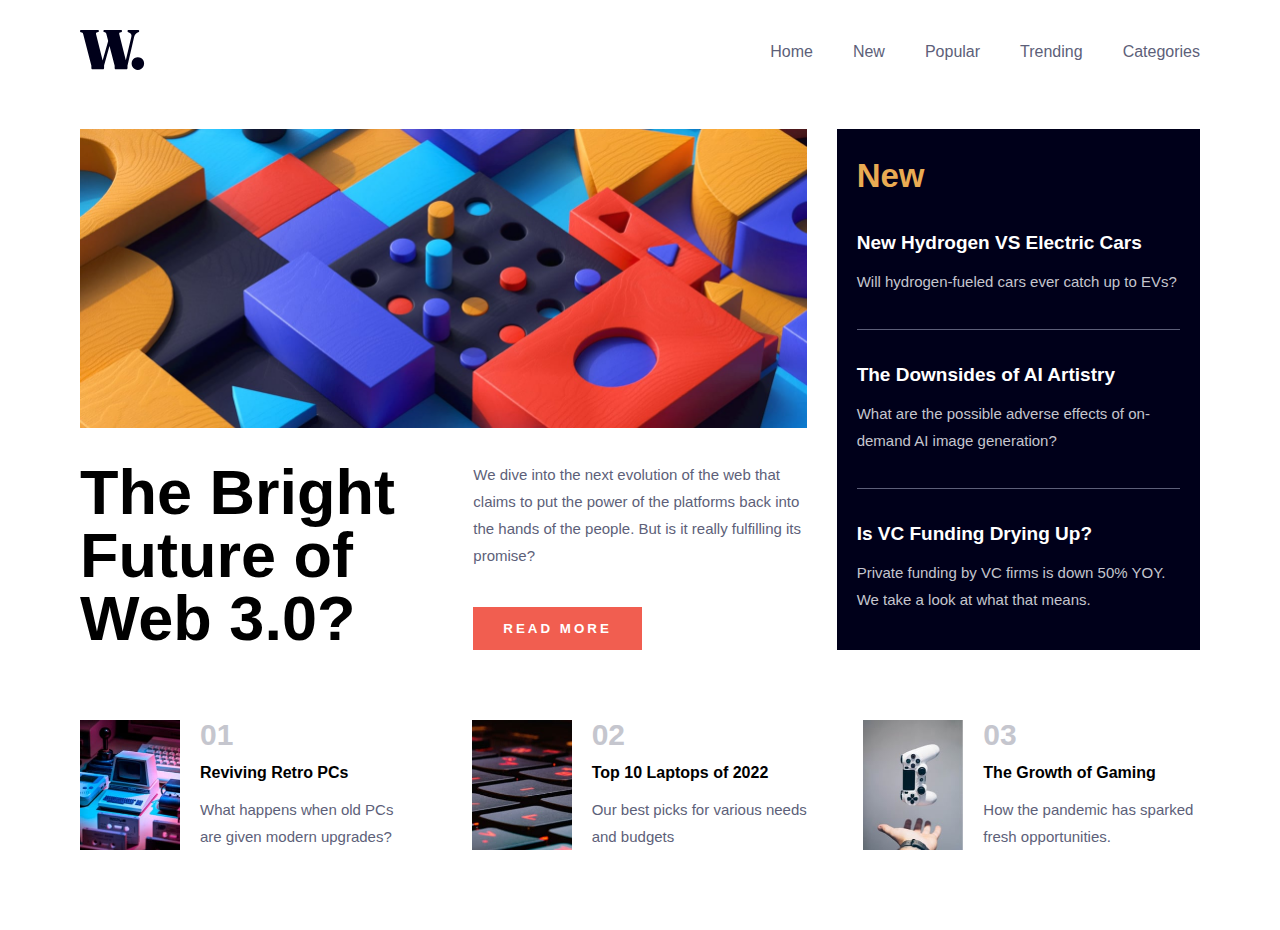
<file: src/index.html>
<!DOCTYPE html>
<html lang="en">

<head>
  <meta charset="UTF-8" />
  <meta name="viewport" content="width=device-width, initial-scale=1.0" />
  <link rel="icon" type="image/png" sizes="32x32" href="./assets/images/favicon-32x32.png" />
  <link rel="stylesheet" type="text/css" href="style.css">
  <title>Frontend Mentor | News homepage || AO SCSS && JS</title>
</head>

<body>

  <nav class="site-navigation mobile">

    <div class="site-navigation__header">

      <button class="btn btn-menu-close nav-toggle">
        <svg width="32" height="31" xmlns="http://www.w3.org/2000/svg">
          <g fill="#00001A" fill-rule="evenodd">
            <path d="m2.919.297 28.284 28.284-2.122 2.122L.797 2.419z" />
            <path d="M.797 28.581 29.081.297l2.122 2.122L2.919 30.703z" />
          </g>
        </svg>
      </button>

    </div>
    <!-- .site-navigation__header -->

    <ul class="nav-list">
      <li class="lit-item">Home</li>
      <li class="lit-item">New</li>
      <li class="lit-item">Popular</li>
      <li class="lit-item">Trending</li>
      <li class="lit-item">Categories</li>
    </ul>
    <!-- .nav-list -->
  </nav>
  <!-- .site-navigation mobile -->

  <header id="site-header">
    <div class="site-logo">
      <svg width="65" height="40" xmlns="http://www.w3.org/2000/svg">
        <path
          d="M23.016 39.2c.317 0 .574-.093.77-.28.196-.187.294-.457.294-.812v-1.82c0-.448.033-.84.098-1.176.065-.336.145-.663.238-.98l5.09-18.122 4.822 18.57c.112.384.193.682.243.895l.023.099c.047.215.07.453.07.714v1.82c0 .355.098.625.294.812.196.187.453.28.77.28h10.696c.299 0 .55-.093.756-.28.205-.187.308-.457.308-.812v-1.82c0-.373.023-.705.07-.994.047-.29.135-.677.266-1.162L54.04 7.224c.299-1.25.765-2.254 1.4-3.01.635-.756 1.363-1.311 2.184-1.666l.672-.308c.336-.168.574-.331.714-.49.14-.159.21-.369.21-.63 0-.336-.117-.607-.35-.812C58.637.103 58.287 0 57.82 0h-8.904c-.467 0-.817.103-1.05.308-.233.205-.35.476-.35.812 0 .261.06.471.182.63.121.159.313.303.574.434l.616.224c1.12.41 1.871.999 2.254 1.764s.453 1.661.21 2.688l-5.535 23.486-6.477-25.81c-.133-.58-.17-1.018-.11-1.31l.026-.104c.093-.29.317-.49.672-.602l1.232-.336c.299-.112.518-.257.658-.434a.986.986 0 0 0 .21-.63c0-.355-.112-.63-.336-.826C41.468.098 41.122 0 40.656 0H24.78c-.448 0-.789.098-1.022.294-.233.196-.35.471-.35.826 0 .224.06.415.182.574.121.159.322.294.602.406l1.176.42c.261.093.462.243.602.448.14.205.294.607.462 1.204l1.751 6.742-5.553 19.475L16.128 4.48c-.147-.49-.194-.898-.14-1.223l.028-.135c.093-.345.327-.574.7-.686l1.456-.336c.504-.168.756-.504.756-1.008 0-.336-.112-.602-.336-.798C18.368.098 18.022 0 17.556 0H1.344C.896 0 .56.098.336.294.112.49 0 .756 0 1.092c0 .224.056.434.168.63.112.196.29.35.532.462l1.232.392c.355.13.625.308.812.532.187.224.345.579.476 1.064l7.84 30.408c.112.43.191.751.238.966.047.215.07.462.07.742v1.82c0 .355.103.625.308.812.205.187.467.28.784.28h10.556Zm34.804.7c1.195 0 2.263-.29 3.206-.868a6.338 6.338 0 0 0 2.24-2.338c.55-.98.826-2.04.826-3.178 0-1.157-.275-2.212-.826-3.164a6.325 6.325 0 0 0-2.24-2.282c-.943-.57-2.011-.854-3.206-.854-1.157 0-2.207.285-3.15.854a6.325 6.325 0 0 0-2.24 2.282c-.55.952-.826 2.007-.826 3.164 0 1.139.275 2.198.826 3.178.55.98 1.297 1.76 2.24 2.338.943.579 1.993.868 3.15.868Z"
          fill="#00001A" />
      </svg>
    </div>
    <!-- .site-logo -->

    <button class="btn btn-menu nav-toggle">
      <svg width="40" height="17" xmlns="http://www.w3.org/2000/svg">
        <g fill="#00001A" fill-rule="evenodd">
          <path d="M0 0h40v3H0zM0 7h40v3H0zM0 14h40v3H0z" />
          <path d="M0 0h40v3H0z" />
        </g>
      </svg>
    </button>

    <nav class="site-navigation desktop">

      <ul class="nav-list">
        <li class="list-item">Home</li>
        <li class="list-item">New</li>
        <li class="list-item">Popular</li>
        <li class="list-item">Trending</li>
        <li class="list-item">Categories</li>
      </ul>
      <!-- .nav-list -->
    </nav>
    <!-- .site-navigaiton-->

  </header>
  <!-- #site-header -->

  <main id="main">

    <div class="showcase">
      <picture>
        <source srcset="assets/images/image-web-3-desktop.jpg" media="(min-width: 650px)">
        <img src="assets/images/image-web-3-mobile.jpg" alt="showcase image" loading="lazy" decoding="async">
      </picture>
      <div class="showcase__content">
        <h1 class="showcase__title">The Bright Future of Web 3.0?</h1>
        <p class="showcase_description">
          We dive into the next evolution of the web that claims to put the
          power of the platforms back into the hands of the people. But is it
          really fulfilling its promise?
        </p>
        <button class="btn btn-primary showcase__link">Read more</button>
      </div>
    </div>
    <!-- .showcase-->

    <div class="news">

      <h2 class="news__title">New</h2>

      <div class="item">
        <h3 class="item__title">New Hydrogen VS Electric Cars</h3>
        <p class="item__description">
          Will hydrogen-fueled cars ever catch up to EVs?
        </p>
      </div>
      <!-- Item -->

      <div class="item">
        <h3 class="item__title">The Downsides of AI Artistry</h3>
        <p class="item__description">
          What are the possible adverse effects of on-demand AI image
          generation?
        </p>
      </div>
      <!-- .item -->

      <div class="item">
        <h3 class="item__title">Is VC Funding Drying Up?</h3>
        <p class="item__description">
          Private funding by VC firms is down 50% YOY. We take a look at what
          that means.
        </p>
      </div>
      <!-- .item -->

    </div>
    <!-- .news -->

    <div class="topics">

      <div class="item">
        <img src="assets/images/image-retro-pcs.jpg" alt="image" class="item__img" width="100" height="126" />
        <div class="item__content">
          <h2 class="item__number">01</h2>
          <h3 class="item__title">Reviving Retro PCs</h3>
          <p class="item__description">
            What happens when old PCs are given modern upgrades?
          </p>
        </div>
      </div>
      <!-- .item -->

      <div class="item">
        <img src="assets/images/image-top-laptops.jpg" alt="" class="item__img" width="100" height="126" / />
        <div class="item__content">
          <h2 class="item__number">02</h2>
          <h3 class="item__title">Top 10 Laptops of 2022</h3>
          <p class="item__description">
            Our best picks for various needs and budgets
          </p>
        </div>
      </div>
      <!-- .item -->

      <div class="item">
        <img src="assets/images/image-gaming-growth.jpg" alt="image" class="item__img" width="100" height="126" / />
        <div class="item__content">
          <h2 class="item__number">03</h2>
          <h3 class="item__title">The Growth of Gaming</h3>
          <p class="item__description">
            How the pandemic has sparked fresh opportunities.
          </p>
        </div>
      </div>
      <!-- .item -->

    </div>
    <!-- .topics-->

  </main>
  <!-- #main -->

  <script type="module" src="index.js"></script>

</body>

</html>
</file>
<file: src/style.css>
:root{--font_primary: "Inter", sans-serif;--clr_red: hsl(5, 85%, 63%);--clr_orange: hsl(35, 77%, 62%);--clr_white_100: #ffffff;--clr_white_200: hsl(36, 100%, 99%);--clr_grey_100: hsl(233, 8%, 79%);--clr_grey_200: hsl(236, 13%, 42%);--clr_grey_300: hsl(240, 100%, 5%)}html,body,div,span,applet,object,iframe,h1,h2,h3,h4,h5,h6,p,blockquote,pre,a,abbr,acronym,address,big,cite,code,del,dfn,em,img,ins,kbd,q,s,samp,small,strike,strong,sub,sup,tt,var,b,u,i,center,dl,dt,dd,ol,ul,li,fieldset,form,label,legend,table,caption,tbody,tfoot,thead,tr,th,td,article,aside,canvas,details,embed,figure,figcaption,footer,header,hgroup,menu,nav,output,ruby,section,summary,time,mark,audio,video{margin:0;padding:0;border:0;font-size:100%;font:inherit;vertical-align:baseline}article,aside,details,figcaption,figure,footer,header,hgroup,menu,nav,section{display:block}body{line-height:1}ol,ul{list-style:none}blockquote,q{quotes:none}blockquote:before,blockquote:after,q:before,q:after{content:"";content:none}table{border-collapse:collapse;border-spacing:0}ul{list-style:none}html,body{overflow-x:hidden}body{position:relative;font-family:var(--font_primary);padding-block:30px 80px}@media(min-width: 1300px){body{height:100vh;display:grid;place-content:center;padding-block:0}}img{max-inline-size:100%;block-size:auto}a,li{cursor:pointer}p{color:var(--clr_grey_200);line-height:1.8;font-size:15px}.item__title{cursor:pointer}button,.btn{background-color:rgba(0,0,0,0);border:0;outline:0;cursor:pointer;margin:0;padding:0;display:grid;place-items:center;width:fit-content;height:fit-content}.btn-primary{background-color:var(--clr_red);padding-block:14px;padding-inline:30px;color:#fff;text-transform:uppercase;font-weight:700;letter-spacing:3px;transition:background-color .5s ease}@media(hover: hover){.btn-primary:hover{background-color:var(--clr_grey_300)}}.site-navigation.mobile{position:absolute;top:0;right:0;left:auto;bottom:0;width:70vw;padding-block:35px 0;background-color:#fff;display:grid;grid-template-rows:155px 1fr;grid-template-columns:85%;justify-content:center;transform:translateX(100%);transition:transform .5s ease}.site-navigation.mobile.active{transform:translateX(0)}.site-navigation.desktop{display:none}.site-navigation .site-navigation__header{display:flex;align-items:flex-start;justify-content:end}.site-navigation .nav-list{display:flex;flex-direction:column;row-gap:38px;column-gap:40px;font-size:22px;color:var(--clr_grey_200)}.site-navigation .list-item{transition:color .3s ease}@media(hover: hover){.site-navigation .list-item:hover{color:var(--clr_red)}}@media(min-width: 1024px){.site-navigation.mobile{display:none}.site-navigation.desktop{display:block}.site-navigation .nav-list{flex-direction:row;font-size:1rem}}.showcase{grid-area:promote;display:flex;flex-direction:column;row-gap:30px}.showcase .showcase__content{display:flex;flex-direction:column;row-gap:30px}.showcase h1.showcase__title{font-size:clamp(50px,3.125rem + (1vw - 3.75px)*1.5758,63px);min-height:0vw;font-weight:800}@media(min-width: 1024px){.showcase .showcase__content{display:grid;grid-template-columns:1fr 1fr;column-gap:60px}.showcase .showcase__content h1{grid-column:1/2;grid-row:1/3}.showcase .showcase__content button{grid-column-start:2;align-self:flex-end}}.news{grid-area:lastNews;background-color:var(--clr_grey_300);color:#fff;display:flex;flex-direction:column;row-gap:35px;padding-block:30px;padding-inline:20px}.news .news__title{font-size:33px;font-weight:700;color:var(--clr_orange);margin-bottom:6px}.news .item:not(:last-child){padding-bottom:34px;border-bottom:1px solid var(--clr_grey_200)}.news .item__title{font-size:19px;font-weight:700;margin-bottom:16px;transition:color .3s ease}@media(hover: hover){.news .item__title:hover{color:var(--clr_orange)}}.news .item__description{color:var(--clr_grey_100)}.topics{grid-area:topArticle;display:flex;align-items:center;column-gap:55px;row-gap:32px;flex-wrap:wrap}.topics .item{flex-grow:1;flex-basis:330px;display:flex;column-gap:20px}.topics .item__content{display:flex;flex-direction:column;row-gap:15px}.topics .item__number{color:var(--clr_grey_100);font-size:30px;font-weight:700}.topics .item__title{font-weight:800;transition:color .3s ease}@media(hover: hover){.topics .item__title:hover{color:var(--clr_red)}}#site-header{width:min(90vw,1120px);margin-inline:auto;display:flex;justify-content:space-between;align-items:center;margin-bottom:clamp(30px,1.875rem + (1vw - 3.75px)*4.0062,56px);min-height:0vw}@media(min-width: 1024px){button.nav-toggle{display:none}}#main{width:min(90vw,1120px);margin-inline:auto;display:flex;flex-direction:column;row-gap:65px}@media(min-width: 1024px){#main{display:grid;grid-template-columns:2fr 1fr;grid-template-areas:"promote lastNews" "topArticle topArticle";column-gap:30px;row-gap:70px;margin-bottom:0}}/*# sourceMappingURL=style.css.map */
</file>
